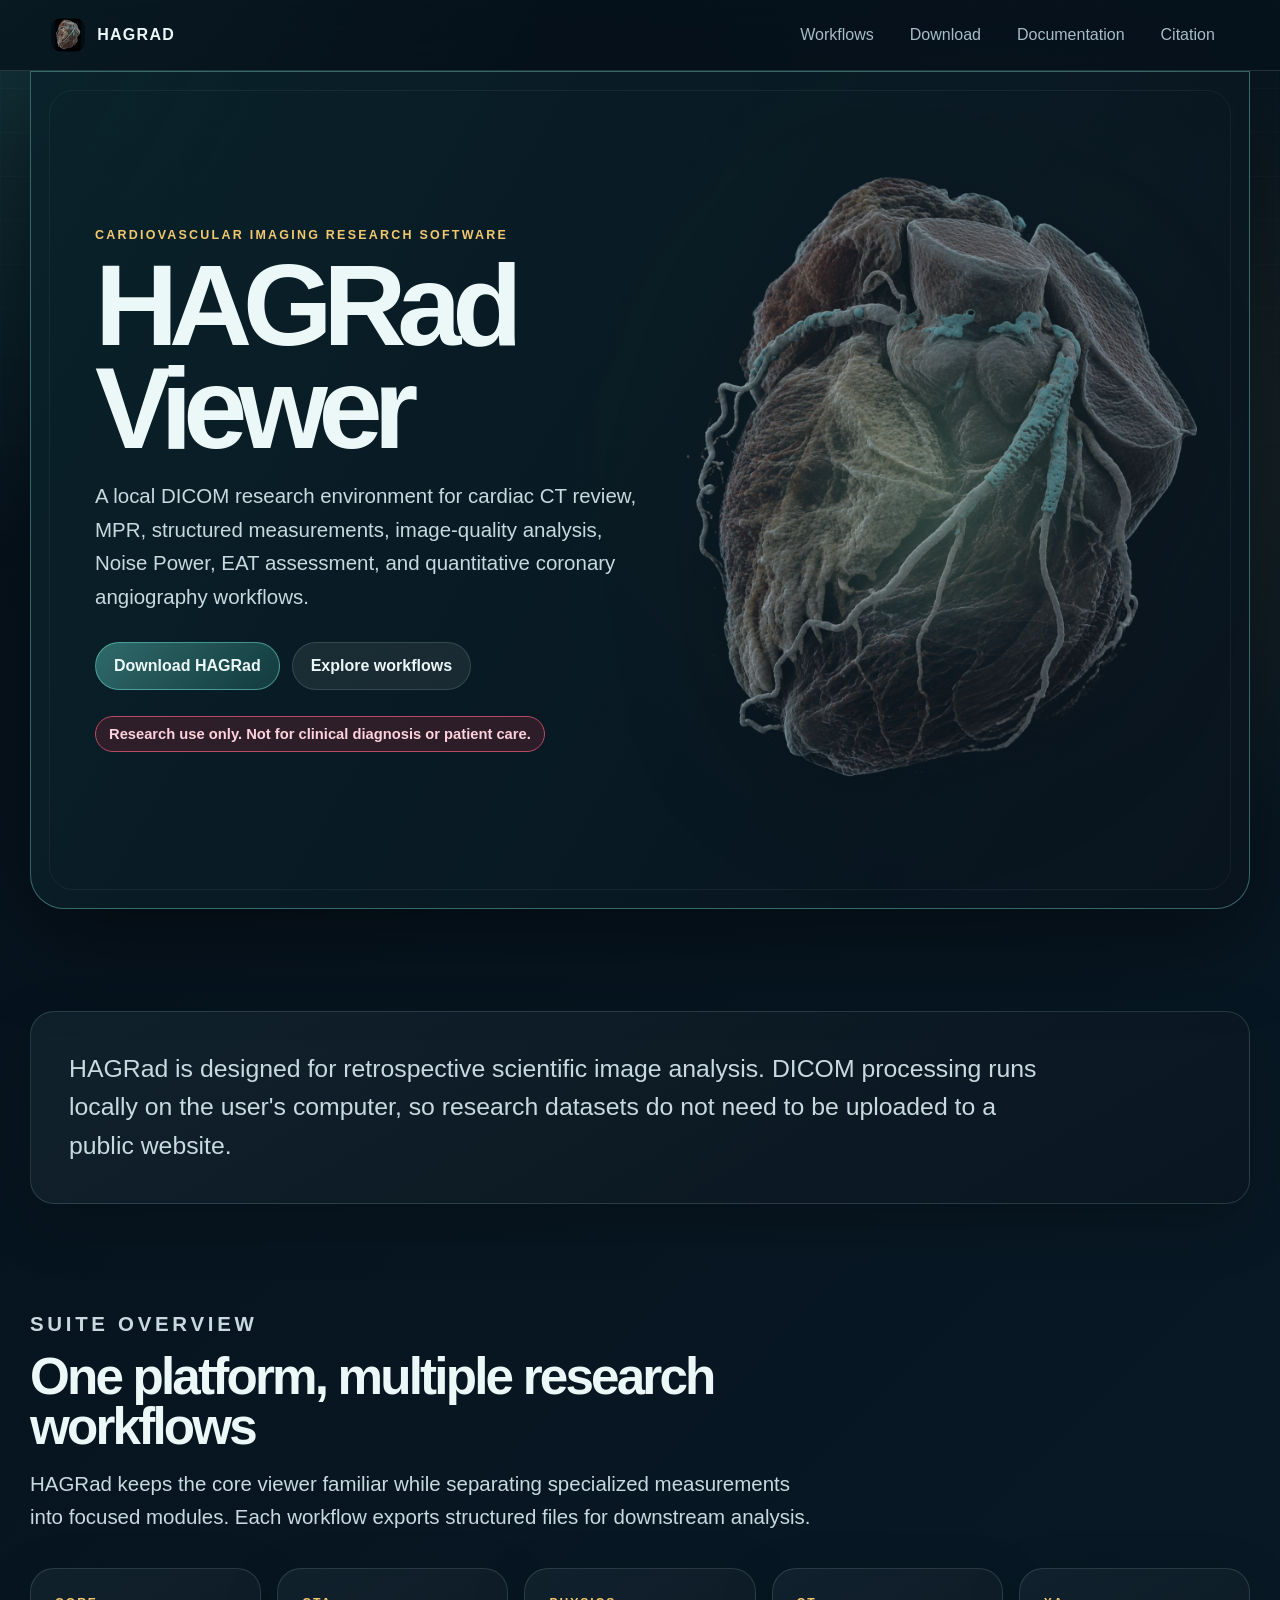
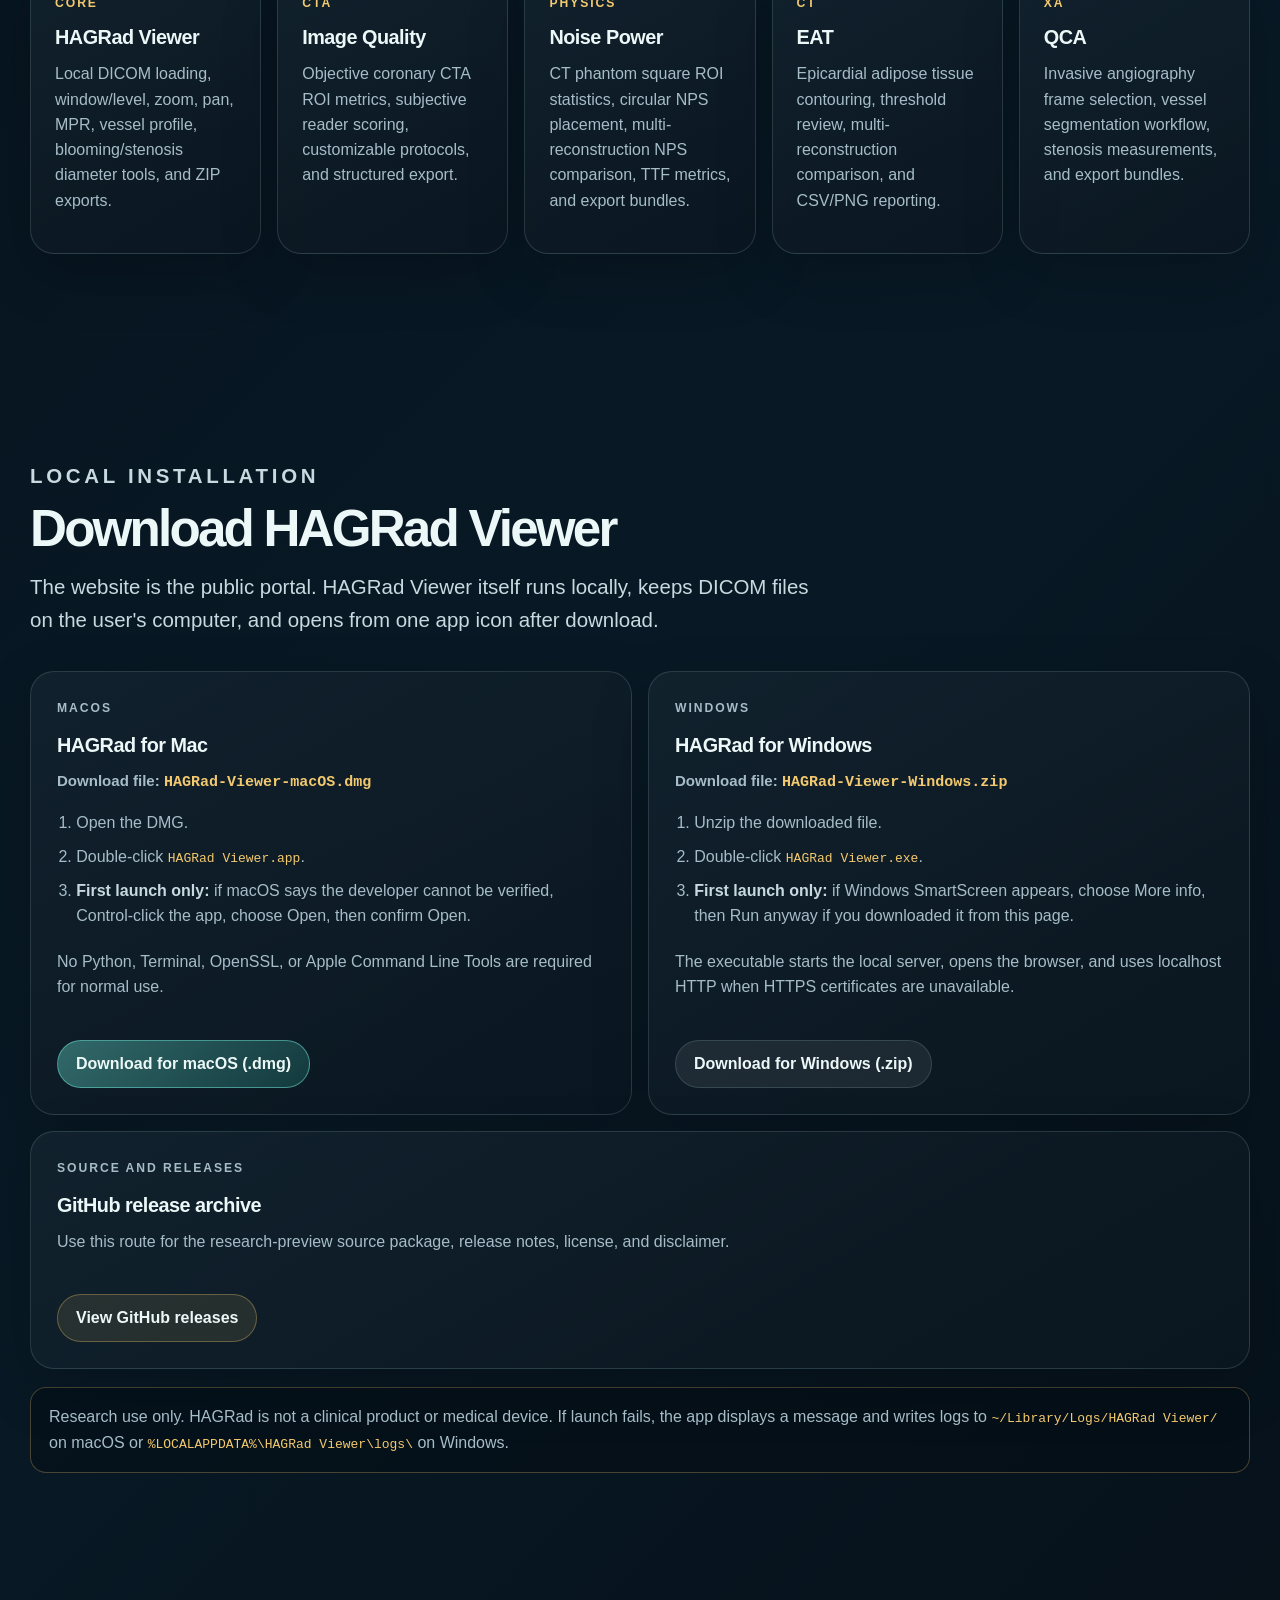
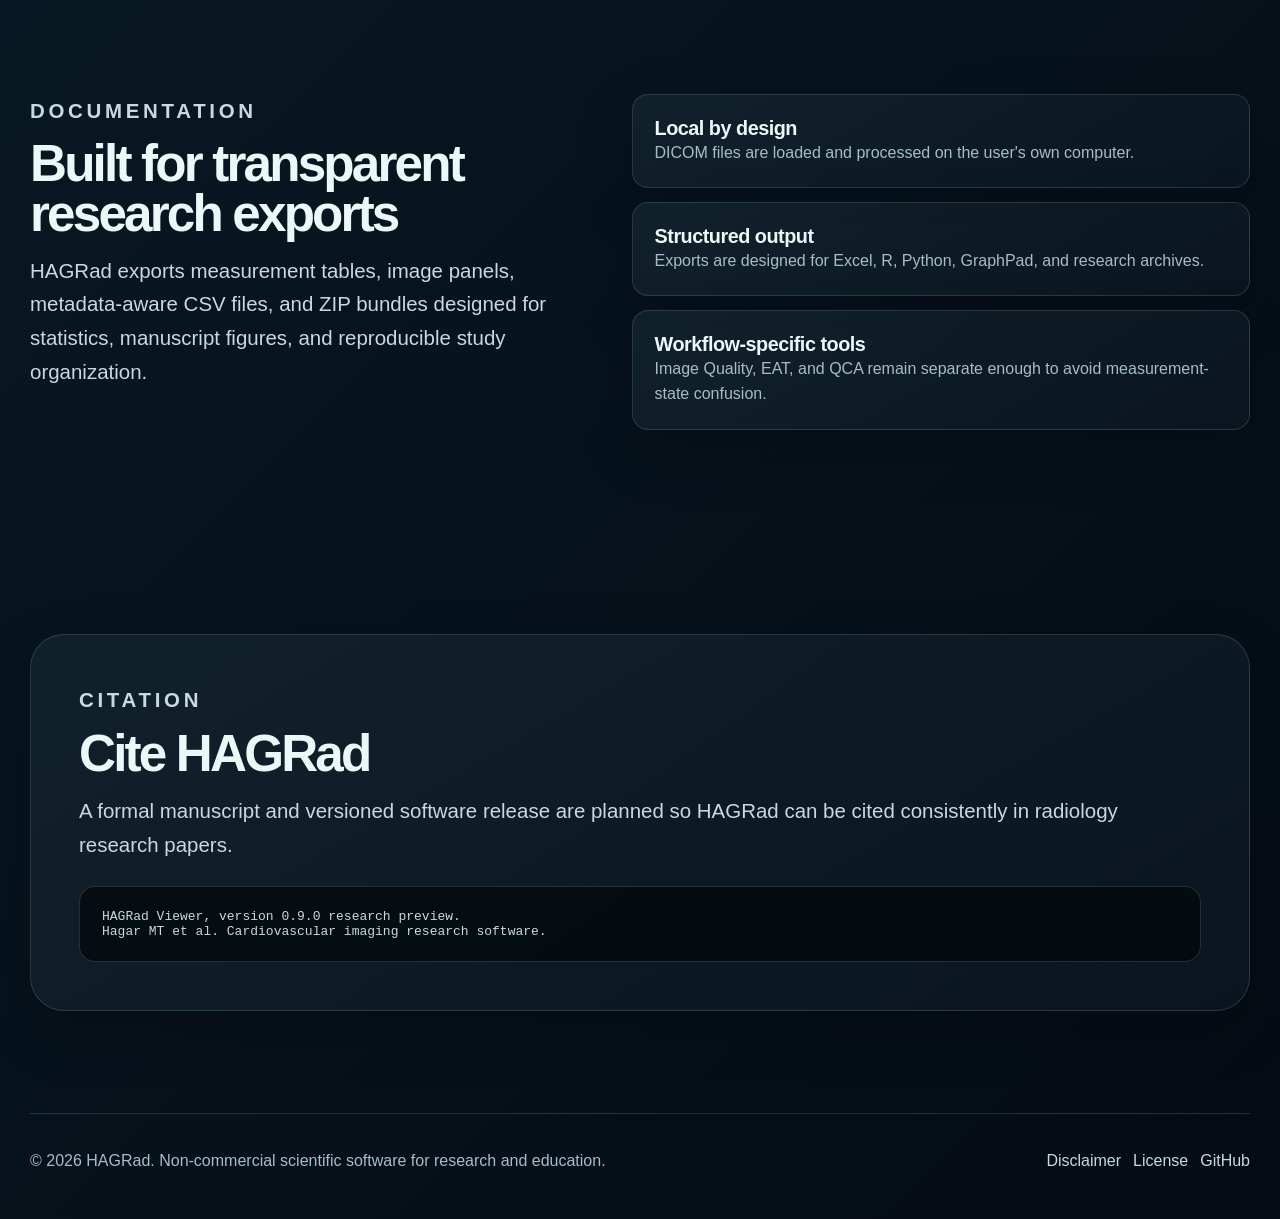
<file: website/index.html>
<!doctype html>
<html lang="en">
  <head>
    <meta charset="utf-8" />
    <meta name="viewport" content="width=device-width, initial-scale=1" />
    <meta
      name="description"
      content="HAGRad is a local research-use cardiovascular imaging platform for DICOM review, cardiac CT measurements, image-quality workflows, Noise Power, EAT analysis, and QCA prototyping."
    />
    <meta name="theme-color" content="#071724" />
    <title>HAGRad Viewer | Cardiovascular Imaging Research Platform</title>
    <link rel="icon" href="./assets/hagrad-heart-icon.png" type="image/png" />
    <link rel="stylesheet" href="./styles.css" />
  </head>
  <body>
    <header class="site-header" id="top">
      <nav class="nav-shell" aria-label="Primary navigation">
        <a class="brand-mark" href="#top" aria-label="HAGRad home">
          <img src="./assets/hagrad-heart-icon.png" alt="" />
          <span>HAGRad</span>
        </a>
        <div class="nav-links">
          <a href="#workflows">Workflows</a>
          <a href="#download">Download</a>
          <a href="#docs">Documentation</a>
          <a href="#citation">Citation</a>
        </div>
      </nav>
    </header>

    <main>
      <section class="hero">
        <div class="hero-copy">
          <p class="eyebrow">Cardiovascular imaging research software</p>
          <h1>HAGRad Viewer</h1>
          <p class="hero-lede">
            A local DICOM research environment for cardiac CT review, MPR, structured measurements,
            image-quality analysis, Noise Power, EAT assessment, and quantitative coronary angiography workflows.
          </p>
          <div class="hero-actions" aria-label="Primary download actions">
            <a class="button button-primary" href="#download">Download HAGRad</a>
            <a class="button button-secondary" href="#workflows">Explore workflows</a>
          </div>
          <p class="research-warning">Research use only. Not for clinical diagnosis or patient care.</p>
        </div>
        <div class="hero-art" aria-hidden="true">
          <img src="./assets/hagrad-brand-watermark.png" alt="" />
        </div>
      </section>

      <section class="section section-tight">
        <div class="statement-card">
          <p>
            HAGRad is designed for retrospective scientific image analysis. DICOM processing runs locally
            on the user's computer, so research datasets do not need to be uploaded to a public website.
          </p>
        </div>
      </section>

      <section class="section" id="workflows">
        <div class="section-heading">
          <p class="eyebrow">Suite overview</p>
          <h2>One platform, multiple research workflows</h2>
          <p>
            HAGRad keeps the core viewer familiar while separating specialized measurements into focused
            modules. Each workflow exports structured files for downstream analysis.
          </p>
        </div>
        <div class="workflow-grid">
          <article class="workflow-card">
            <span class="workflow-tag">Core</span>
            <h3>HAGRad Viewer</h3>
            <p>Local DICOM loading, window/level, zoom, pan, MPR, vessel profile, blooming/stenosis diameter tools, and ZIP exports.</p>
          </article>
          <article class="workflow-card">
            <span class="workflow-tag">CTA</span>
            <h3>Image Quality</h3>
            <p>Objective coronary CTA ROI metrics, subjective reader scoring, customizable protocols, and structured export.</p>
          </article>
          <article class="workflow-card">
            <span class="workflow-tag">Physics</span>
            <h3>Noise Power</h3>
            <p>CT phantom square ROI statistics, circular NPS placement, multi-reconstruction NPS comparison, TTF metrics, and export bundles.</p>
          </article>
          <article class="workflow-card">
            <span class="workflow-tag">CT</span>
            <h3>EAT</h3>
            <p>Epicardial adipose tissue contouring, threshold review, multi-reconstruction comparison, and CSV/PNG reporting.</p>
          </article>
          <article class="workflow-card">
            <span class="workflow-tag">XA</span>
            <h3>QCA</h3>
            <p>Invasive angiography frame selection, vessel segmentation workflow, stenosis measurements, and export bundles.</p>
          </article>
        </div>
      </section>

      <section class="section download-section" id="download">
        <div class="section-heading">
          <p class="eyebrow">Local installation</p>
          <h2>Download HAGRad Viewer</h2>
          <p>
            The website is the public portal. HAGRad Viewer itself runs locally, keeps DICOM files on
            the user's computer, and opens from one app icon after download.
          </p>
        </div>
        <div class="download-grid">
          <article class="download-card">
            <div>
              <p class="platform">macOS</p>
              <h3>HAGRad for Mac</h3>
              <p class="download-file">Download file: <code>HAGRad-Viewer-macOS.dmg</code></p>
              <ol class="download-steps">
                <li>Open the DMG.</li>
                <li>Double-click <code>HAGRad Viewer.app</code>.</li>
                <li><strong>First launch only:</strong> if macOS says the developer cannot be verified, Control-click the app, choose Open, then confirm Open.</li>
              </ol>
              <p>No Python, Terminal, OpenSSL, or Apple Command Line Tools are required for normal use.</p>
            </div>
            <a class="button button-primary download-button" data-download="macos" href="#">Download for macOS (.dmg)</a>
          </article>
          <article class="download-card">
            <div>
              <p class="platform">Windows</p>
              <h3>HAGRad for Windows</h3>
              <p class="download-file">Download file: <code>HAGRad-Viewer-Windows.zip</code></p>
              <ol class="download-steps">
                <li>Unzip the downloaded file.</li>
                <li>Double-click <code>HAGRad Viewer.exe</code>.</li>
                <li><strong>First launch only:</strong> if Windows SmartScreen appears, choose More info, then Run anyway if you downloaded it from this page.</li>
              </ol>
              <p>The executable starts the local server, opens the browser, and uses localhost HTTP when HTTPS certificates are unavailable.</p>
            </div>
            <a class="button button-secondary download-button" data-download="windows" href="#">Download for Windows (.zip)</a>
          </article>
          <article class="download-card download-card-wide">
            <div>
              <p class="platform">Source and releases</p>
              <h3>GitHub release archive</h3>
              <p>
                Use this route for the research-preview source package, release notes, license, and disclaimer.
              </p>
            </div>
            <a class="button button-ghost download-button" data-download="github" href="#">View GitHub releases</a>
          </article>
        </div>
        <p class="download-note">
          Research use only. HAGRad is not a clinical product or medical device. If launch fails, the
          app displays a message and writes logs to <code>~/Library/Logs/HAGRad Viewer/</code> on macOS
          or <code>%LOCALAPPDATA%\HAGRad Viewer\logs\</code> on Windows.
        </p>
      </section>

      <section class="section split-section" id="docs">
        <div>
          <p class="eyebrow">Documentation</p>
          <h2>Built for transparent research exports</h2>
          <p>
            HAGRad exports measurement tables, image panels, metadata-aware CSV files, and ZIP bundles designed for
            statistics, manuscript figures, and reproducible study organization.
          </p>
        </div>
        <div class="feature-list">
          <article>
            <h3>Local by design</h3>
            <p>DICOM files are loaded and processed on the user's own computer.</p>
          </article>
          <article>
            <h3>Structured output</h3>
            <p>Exports are designed for Excel, R, Python, GraphPad, and research archives.</p>
          </article>
          <article>
            <h3>Workflow-specific tools</h3>
            <p>Image Quality, EAT, and QCA remain separate enough to avoid measurement-state confusion.</p>
          </article>
        </div>
      </section>

      <section class="section citation-section" id="citation">
        <div class="citation-card">
          <p class="eyebrow">Citation</p>
          <h2>Cite HAGRad</h2>
          <p>
            A formal manuscript and versioned software release are planned so HAGRad can be cited consistently
            in radiology research papers.
          </p>
          <pre><code>HAGRad Viewer, version 0.9.0 research preview.
Hagar MT et al. Cardiovascular imaging research software.</code></pre>
        </div>
      </section>
    </main>

    <footer class="site-footer">
      <p>© <span id="current-year"></span> HAGRad. Non-commercial scientific software for research and education.</p>
      <div>
        <a href="../DISCLAIMER.md">Disclaimer</a>
        <a href="../LICENSE.md">License</a>
        <a href="https://github.com/mt-hagar">GitHub</a>
      </div>
    </footer>

    <script src="./site.js"></script>
  </body>
</html>
</file>
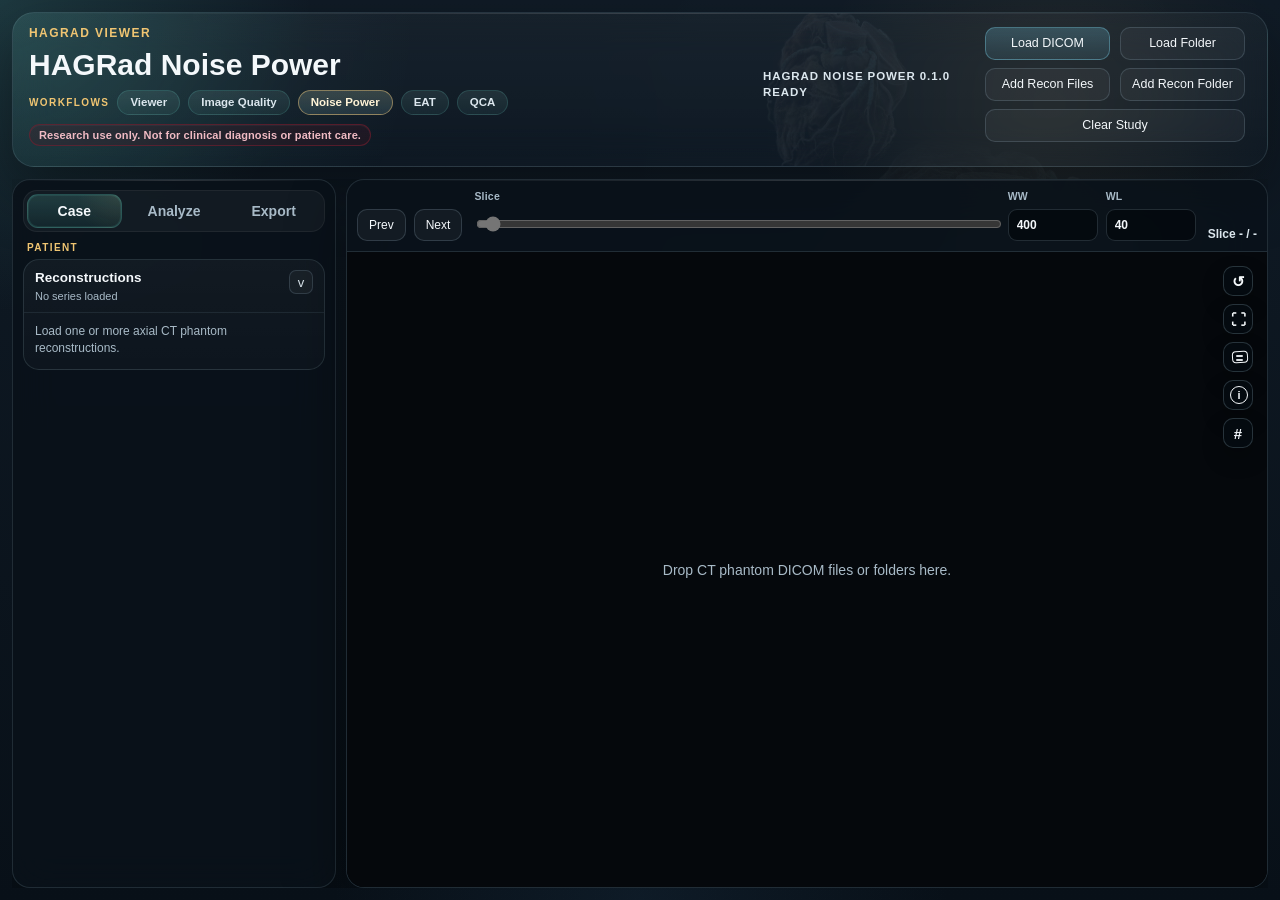
<file: src/noisepower/index.html>
<!doctype html>
<html lang="en">
  <head>
    <meta charset="utf-8" />
    <meta name="viewport" content="width=device-width, initial-scale=1" />
    <title>HAGRad Noise Power</title>
    <link rel="stylesheet" href="/src/noisepower/noisepower.css?v=20260524-weight" />
    <link rel="stylesheet" href="/src/shared/hagrad-shell.css?v=20260523-file-inputs" />
  </head>
  <body>
    <main class="app noise-power-app">
      <header class="hero shell-card">
        <div class="hero-copy">
          <p class="eyebrow">HAGRad Viewer</p>
          <h1>HAGRad Noise Power</h1>
          <nav class="hero-workflow-switcher" aria-label="HAGRad workflow apps">
            <span class="workflow-switcher-label">Workflows</span>
            <a
              class="workflow-switcher-link"
              href="/src/viewer.html"
              data-help="Main DICOM research viewer with presentation, MPR, annotation, and export tools."
            >
              Viewer
            </a>
            <a
              class="workflow-switcher-link"
              href="/src/ccta-iq/index.html"
              data-help="Objective and subjective coronary CTA image-quality analysis."
            >
              Image Quality
            </a>
            <a
              class="workflow-switcher-link is-active"
              href="/src/noisepower/index.html"
              aria-current="page"
              data-help="CT phantom square ROI, TTF, and noise power spectrum workflow."
            >
              Noise Power
            </a>
            <a
              class="workflow-switcher-link"
              href="/src/eat.html"
              data-help="Epicardial adipose tissue workflow for CT-based EAT analysis."
            >
              EAT
            </a>
            <a
              class="workflow-switcher-link"
              href="/src/qca/index.html"
              data-help="Quantitative coronary angiography workflow for invasive angiography frames."
            >
              QCA
            </a>
          </nav>
          <p class="research-disclaimer">Research use only. Not for clinical diagnosis or patient care.</p>
        </div>

        <div class="hero-actions">
          <div class="status-pill" id="np-status-pill">Ready for CT phantom DICOM</div>
          <div class="hero-control-stack">
            <div class="hero-load-row">
              <label class="button primary" for="np-dicom-input">Load DICOM</label>
              <label class="button secondary" for="np-folder-input">Load Folder</label>
            </div>
            <input id="np-dicom-input" type="file" multiple accept=".dcm,.dicom,application/dicom" />
            <input id="np-folder-input" type="file" multiple webkitdirectory directory accept=".dcm,.dicom,application/dicom" />
            <div class="hero-load-row">
              <label class="button secondary" for="np-add-input">Add Recon Files</label>
              <label class="button secondary" for="np-add-folder-input">Add Recon Folder</label>
            </div>
            <input id="np-add-input" type="file" multiple accept=".dcm,.dicom,application/dicom" />
            <input id="np-add-folder-input" type="file" multiple webkitdirectory directory accept=".dcm,.dicom,application/dicom" />
            <button id="np-clear-button" class="button secondary" type="button">Clear Study</button>
          </div>
        </div>
      </header>

      <section class="workspace">
        <aside class="sidebar shell-card">
          <div class="sidebar-tabs np-sidebar-tabs" role="tablist" aria-label="Noise Power sidebar sections">
            <button class="sidebar-tab is-active" data-np-sidebar-tab="case" type="button" role="tab" aria-selected="true">Case</button>
            <button class="sidebar-tab" data-np-sidebar-tab="analyze" type="button" role="tab" aria-selected="false">Analyze</button>
            <button class="sidebar-tab" data-np-sidebar-tab="export" type="button" role="tab" aria-selected="false">Export</button>
          </div>

          <div id="np-sidebar-case" class="sidebar-category" data-np-sidebar-panel="case">Patient</div>

          <section class="sidebar-section" data-np-sidebar-panel="case">
            <div class="section-header">
              <div>
                <h2>Reconstructions</h2>
                <p class="section-note" id="np-study-note">No series loaded</p>
              </div>
            </div>
            <div class="section-body">
              <div id="np-recon-list" class="recon-list">
                <p class="empty-copy">Load one or more axial CT phantom reconstructions.</p>
              </div>
            </div>
          </section>

          <div class="sidebar-category" data-np-sidebar-panel="analyze" hidden>Tools</div>

          <section class="sidebar-section" data-np-sidebar-panel="analyze" hidden>
            <div class="section-header">
              <div>
                <h2>Tools</h2>
                <p class="section-note">Esc selects. Cmd/Ctrl + wheel zooms. Middle drag pans. Right drag scrolls.</p>
              </div>
            </div>
            <div class="section-body">
              <div class="tool-grid">
                <button class="tool-button is-active" data-tool="select" type="button">Select</button>
                <button class="tool-button" data-tool="windowLevel" type="button">WW/WL</button>
                <button class="tool-button" data-tool="pan" type="button">Pan</button>
                <button class="tool-button" data-tool="zoom" type="button">Zoom</button>
                <button class="tool-button" data-tool="noiseSquare" type="button">TTF Square ROI</button>
                <button class="tool-button" data-tool="noiseCircle" type="button">Noise Power Circle</button>
              </div>
            </div>
          </section>

          <div id="np-sidebar-analysis" class="sidebar-category" data-np-sidebar-panel="analyze" hidden>Analysis</div>

          <section class="sidebar-section" data-np-sidebar-panel="analyze" hidden>
            <div class="section-header">
              <div>
                <h2>TTF Square ROI</h2>
                <p class="section-note">Click-drag an exact square for HU profiles and TTFxy edge response.</p>
              </div>
            </div>
            <div class="section-body">
              <div class="inline-actions">
                <button id="np-duplicate-button" class="button tertiary" type="button">Duplicate</button>
                <button id="np-delete-button" class="button tertiary" type="button">Delete</button>
              </div>
              <div id="np-object-list" class="object-list">
                <p class="empty-copy">ROIs and circles appear here.</p>
              </div>
            </div>
          </section>

          <div class="sidebar-category" data-np-sidebar-panel="analyze" hidden>Noise Power</div>

          <section class="sidebar-section" data-np-sidebar-panel="analyze" hidden>
            <div class="section-header">
              <div>
                <h2>Noise Power Circle</h2>
                <p class="section-note">Circle organizes square NPS ROIs. It is not itself the NPS source.</p>
              </div>
            </div>
            <div class="section-body">
              <div class="numeric-grid">
                <label class="number-field">
                  <span>NPS ROI Edge</span>
                  <select id="np-nps-edge">
                    <option value="32">32 px</option>
                    <option value="64" selected>64 px</option>
                    <option value="128">128 px</option>
                  </select>
                </label>
                <label class="number-field">
                  <span>Peripheral ROIs</span>
                  <select id="np-nps-peripheral">
                    <option value="4" selected>4</option>
                    <option value="8">8</option>
                    <option value="12">12</option>
                    <option value="16">16</option>
                    <option value="24">24</option>
                    <option value="32">32</option>
                    <option value="36">36</option>
                    <option value="42">42</option>
                  </select>
                </label>
              </div>
              <label class="checkbox-row">
                <input id="np-nps-center" type="checkbox" checked />
                <span>Include center square</span>
              </label>
              <label class="checkbox-row">
                <input id="np-nps-detrend" type="checkbox" />
                <span>Plane detrend before FFT</span>
              </label>
              <label class="checkbox-row">
                <input id="np-show-nps-labels" type="checkbox" />
                <span>Show NPS square labels</span>
              </label>
              <button id="np-add-nps-set-circle-button" class="button tertiary wide" type="button">Add Circle To Same NPS Set</button>
              <button id="np-generate-nps-button" class="button secondary wide" type="button">Generate Squares For Selected Circle</button>
              <div id="np-nps-summary" class="analysis-summary compact-summary">
                <p class="empty-copy">No NPS circle selected.</p>
              </div>
            </div>
          </section>

          <div class="sidebar-standalone-action" data-np-sidebar-panel="analyze" aria-label="Shared analysis actions" hidden>
            <button id="np-copy-to-all-button" class="button secondary wide" type="button">Copy To All Recons</button>
          </div>

          <section class="sidebar-section" data-np-sidebar-panel="analyze" hidden>
            <div class="section-header">
              <div>
                <h2>Selected Object</h2>
                <p class="section-note" id="np-selection-note">Nothing selected</p>
              </div>
            </div>
            <div class="section-body">
              <div id="np-selection-detail" class="detail-shell">
                <p class="empty-copy">Right-click an overlay or choose an item from the list.</p>
              </div>
            </div>
          </section>

          <div id="np-sidebar-export" class="sidebar-category" data-np-sidebar-panel="export" hidden>Export</div>

          <section class="sidebar-section" data-np-sidebar-panel="export" hidden>
            <div class="section-header">
              <div>
                <h2>Export</h2>
                <p class="section-note">Copy geometry to all reconstructions, then export a reproducible ZIP.</p>
              </div>
            </div>
            <div class="section-body">
              <label class="number-field">
                <span>Study / Research ID</span>
                <input id="np-research-id" type="text" placeholder="phantom_noise_2026" />
              </label>
              <label class="number-field">
                <span>Patient / Study ID</span>
                <input id="np-patient-id" type="text" placeholder="case_001" />
              </label>
              <label class="number-field">
                <span>Export Scope</span>
                <select id="np-export-scope">
                  <option value="all">All reconstructions</option>
                  <option value="active">Selected reconstruction only</option>
                </select>
              </label>
              <button id="np-export-button" class="button primary wide" type="button">Export Noise Power ZIP</button>
              <button id="np-print-report-button" class="button secondary wide" type="button">Print PDF Report</button>
            </div>
          </section>
        </aside>

        <section class="viewport-shell shell-card">
          <section id="np-viewer-page" class="workspace-page viewer-page" role="region" aria-label="Noise Power viewer">
            <div class="viewport-toolbar">
              <div class="toolbar-group">
                <button id="np-prev-slice" class="button tertiary" type="button">Prev</button>
                <button id="np-next-slice" class="button tertiary" type="button">Next</button>
              </div>
              <div class="toolbar-sliders">
                <label class="slider-field">
                  <span>Slice</span>
                  <input id="np-slice-slider" type="range" min="0" max="0" value="0" />
                </label>
                <label class="slider-field small">
                  <span>WW</span>
                  <input id="np-window-width" type="number" step="1" value="400" />
                </label>
                <label class="slider-field small">
                  <span>WL</span>
                  <input id="np-window-center" type="number" step="1" value="40" />
                </label>
              </div>
              <div class="toolbar-readout" id="np-readout">Slice 1 / 1</div>
            </div>

            <div id="np-dropzone" class="viewport-stage">
              <canvas id="np-canvas" width="1200" height="900"></canvas>
              <div class="viewport-mini-actions">
                <button id="np-reset-wl-button" class="viewport-mini-button" type="button" aria-label="Reset window/level" title="Reset window/level">↺</button>
                <button id="np-fit-button" class="viewport-mini-button" type="button" aria-label="Reset zoom and center" title="Reset zoom and center">⛶</button>
                <button id="np-label-toggle-button" class="viewport-mini-button" type="button" aria-label="Show ROI labels" title="Show ROI labels"><span class="viewport-label-icon" aria-hidden="true"></span></button>
                <button id="np-dicom-toggle-button" class="viewport-mini-button" type="button" aria-label="Toggle DICOM information" title="Toggle DICOM information"><span class="viewport-info-icon" aria-hidden="true">i</span></button>
                <button id="np-grid-toggle-button" class="viewport-mini-button grid-toggle" type="button" aria-label="Toggle source-image grid overlay" title="Toggle source-image grid overlay">#</button>
              </div>
              <div id="np-dicom-overlay" class="dicom-info-overlay" hidden></div>
              <div id="np-overlay-note" class="overlay-note">Drop CT phantom DICOM files or folders here.</div>
            </div>
          </section>

          <section id="np-analysis-page" class="workspace-page analysis-page" role="region" aria-label="Noise Power analysis" hidden>
            <section class="analysis-panel">
              <div class="analysis-header">
                <div>
                  <h2>Noise Analysis</h2>
                  <p class="section-note" id="np-analysis-note">Place a square ROI or NPS circle to begin.</p>
                </div>
              </div>
              <article class="analysis-card">
                <div class="analysis-card-header">
                  <div>
                    <h3>Series Controls</h3>
                    <p class="section-note">Rename curves, pick colors, and hide noisy overlays without changing the source data.</p>
                  </div>
                </div>
                <div id="np-series-controls" class="series-controls">
                  <p class="empty-copy">Generate or copy NPS circles to populate plot series.</p>
                </div>
              </article>
              <div id="np-analysis-grid" class="analysis-grid">
                <article id="np-ttf-profile-card" class="analysis-card">
                  <div class="analysis-card-header">
                    <div>
                      <h3>TTF Square ROI Profiles</h3>
                      <p class="section-note">Center profiles overlay matching TTF square ROIs across copied reconstructions.</p>
                    </div>
                  </div>
                  <div id="np-profile-series-controls" class="series-controls profile-series-controls">
                    <p class="empty-copy">Copy a TTF square ROI across reconstructions to compare profiles.</p>
                  </div>
                  <canvas id="np-profile-canvas" class="analysis-canvas" width="640" height="220"></canvas>
                  <canvas id="np-histogram-canvas" class="analysis-canvas short" width="640" height="180"></canvas>
                </article>
                <article id="np-ttf-edge-card" class="analysis-card">
                  <div class="analysis-card-header">
                    <div>
                      <h3>TTFxy Edge Response</h3>
                      <p class="section-note">TTF square ROI must span an insert or material edge. Homogeneous noise ROIs are marked invalid.</p>
                    </div>
                  </div>
                  <canvas id="np-ttf-esf-canvas" class="analysis-canvas short" width="640" height="180"></canvas>
                  <canvas id="np-ttf-curve-canvas" class="analysis-canvas" width="640" height="220"></canvas>
                </article>
                <article id="np-nps-analysis-card" class="analysis-card nps-analysis-card">
                  <div class="analysis-card-header">
                    <div>
                      <h3>NPS</h3>
                      <p class="section-note">2D NPS, radial NPS, normalized NPS, and cumulative power.</p>
                    </div>
                    <label class="nps-heatmap-picker" for="np-nps-heatmap-select">
                      <span>Heatmap</span>
                      <select id="np-nps-heatmap-select" aria-label="Select reconstruction for 2D NPS heatmap"></select>
                    </label>
                  </div>
                  <div id="np-nps-analysis-status" class="analysis-status-note">
                    Select or generate a Noise Power circle to review NPS curves.
                  </div>
                  <div class="nps-canvas-grid">
                    <canvas id="np-nps-heatmap-canvas" class="analysis-canvas square" width="320" height="320"></canvas>
                    <canvas id="np-nps-curve-canvas" class="analysis-canvas" width="620" height="220"></canvas>
                    <canvas id="np-nps-normalized-canvas" class="analysis-canvas" width="620" height="220"></canvas>
                    <canvas id="np-nps-cumulative-canvas" class="analysis-canvas" width="620" height="220"></canvas>
                  </div>
                </article>
              </div>
              <article class="analysis-card comparison-card">
                <div class="analysis-card-header">
                  <div>
                    <h3>Reconstruction Comparison</h3>
                    <p class="section-note">Paper-oriented NPS and square ROI metrics across reconstructions.</p>
                  </div>
                </div>
                <canvas id="np-comparison-canvas" class="analysis-canvas" width="980" height="260"></canvas>
                <div id="np-comparison-table" class="comparison-table"></div>
              </article>
              <article class="analysis-card report-card">
                <div class="analysis-card-header">
                  <div>
                    <h3>Paper Table</h3>
                    <p class="section-note">Core values to report when comparing reconstruction kernels, strengths, or dose settings.</p>
                  </div>
                </div>
                <div id="np-report-table" class="comparison-table report-table"></div>
              </article>
            </section>
          </section>
        </section>
      </section>
    </main>

    <div id="np-context-menu" class="context-menu" hidden role="menu" aria-label="Noise Power object actions">
      <button type="button" data-menu-action="rename">Rename</button>
      <button type="button" data-menu-action="duplicate">Duplicate</button>
      <button type="button" data-menu-action="copy">Copy To All Recons</button>
      <button type="button" data-menu-action="generate-nps">Generate NPS Squares</button>
      <button type="button" data-menu-action="delete">Delete</button>
    </div>

    <script src="/vendor/cornerstone.min.js"></script>
    <script src="/vendor/dicomParser.min.js"></script>
    <script src="/vendor/cornerstoneWADOImageLoaderNoWebWorkers.bundle.min.js"></script>
    <script src="/src/shared/hagrad-core.js"></script>
    <script src="/src/shared/hagrad-dicom.js"></script>
    <script src="/src/shared/hagrad-zip.js"></script>
    <script src="/src/shared/hagrad-xlsx-export.js?v=20260926-real-xlsx"></script>
    <script src="/src/noisepower/noisepower-core.js?v=20260525-sidebar-tabs"></script>
    <script src="/src/noisepower/noisepower-export.js?v=20260525-sidebar-tabs"></script>
    <script src="/src/noisepower/noisepower.js?v=20260525-sidebar-tabs"></script>
    <script src="/src/shared/hagrad-workflow-switcher.js?v=20260525-sidebar-tabs"></script>
  </body>
</html>
</file>
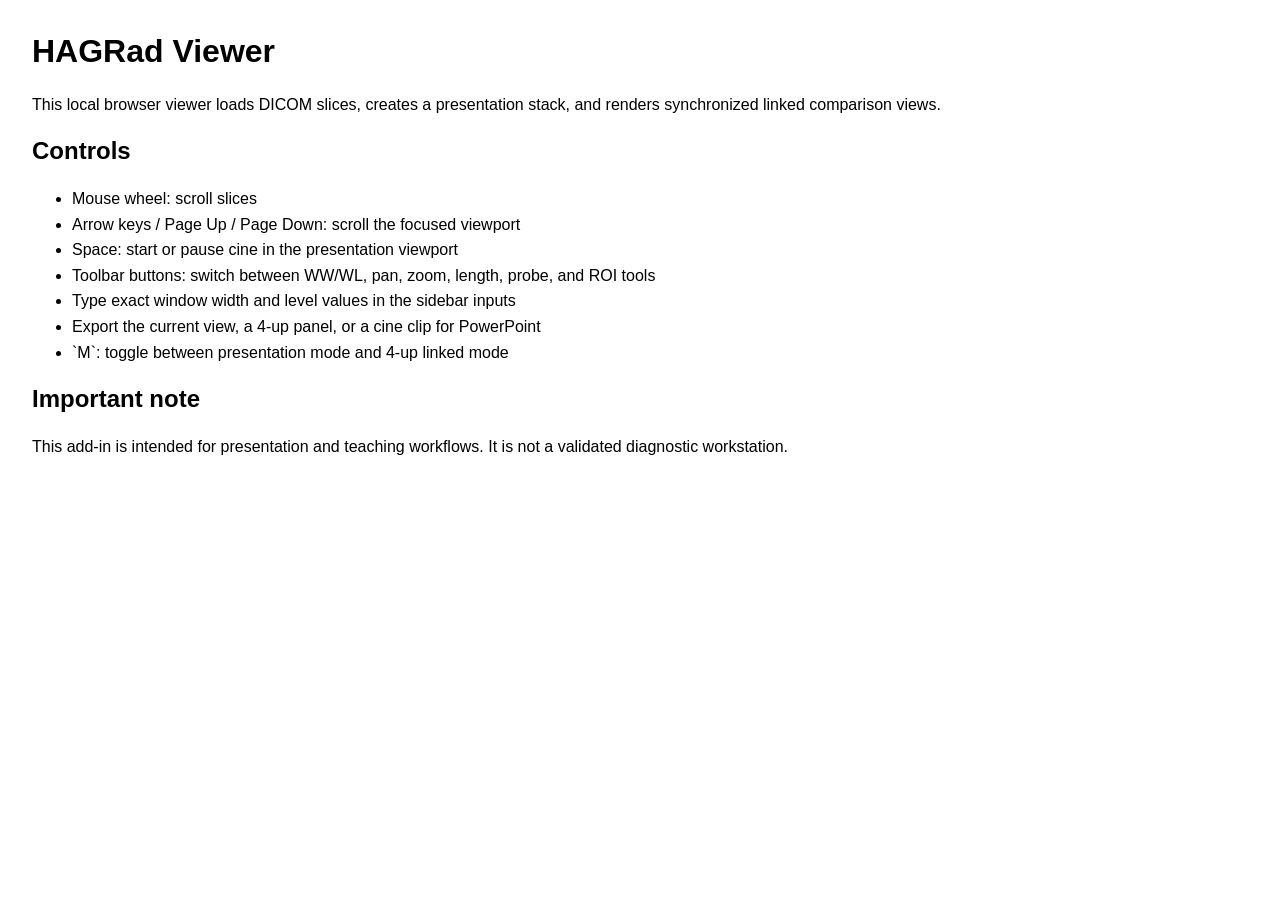
<file: help.html>
<!doctype html>
<html lang="en">
  <head>
    <meta charset="utf-8" />
    <meta name="viewport" content="width=device-width, initial-scale=1" />
    <title>HAGRad Viewer Help</title>
    <style>
      body {
        font-family: "Segoe UI", sans-serif;
        margin: 2rem;
        line-height: 1.6;
      }

      h1,
      h2 {
        line-height: 1.2;
      }
    </style>
  </head>
  <body>
    <h1>HAGRad Viewer</h1>
    <p>
      This local browser viewer loads DICOM slices, creates a presentation stack, and renders
      synchronized linked comparison views.
    </p>

    <h2>Controls</h2>
    <ul>
      <li>Mouse wheel: scroll slices</li>
      <li>Arrow keys / Page Up / Page Down: scroll the focused viewport</li>
      <li>Space: start or pause cine in the presentation viewport</li>
      <li>Toolbar buttons: switch between WW/WL, pan, zoom, length, probe, and ROI tools</li>
      <li>Type exact window width and level values in the sidebar inputs</li>
      <li>Export the current view, a 4-up panel, or a cine clip for PowerPoint</li>
      <li>`M`: toggle between presentation mode and 4-up linked mode</li>
    </ul>

    <h2>Important note</h2>
    <p>
      This add-in is intended for presentation and teaching workflows. It is not a validated
      diagnostic workstation.
    </p>
  </body>
  </html>
</file>
<file: website/styles.css>
:root {
  color-scheme: dark;
  --bg: #06111b;
  --bg-elevated: #0d1b26;
  --bg-card: rgba(15, 29, 39, 0.78);
  --line: rgba(164, 205, 205, 0.18);
  --line-strong: rgba(117, 211, 203, 0.42);
  --text: #ecf7f7;
  --muted: #a6bdc8;
  --muted-strong: #c8d9df;
  --teal: #66d5c8;
  --teal-deep: #143e41;
  --gold: #f3c96f;
  --bordeaux: #6f2433;
  --bordeaux-line: #b94a63;
  --shadow: 0 32px 90px rgba(0, 0, 0, 0.42);
  --radius-xl: 34px;
  --radius-lg: 24px;
  --radius-md: 16px;
  font-family: "Avenir Next", "Aptos", "Trebuchet MS", sans-serif;
}

* {
  box-sizing: border-box;
}

html {
  scroll-behavior: smooth;
}

body {
  min-width: 320px;
  margin: 0;
  background:
    radial-gradient(circle at top left, rgba(80, 211, 196, 0.17), transparent 34rem),
    radial-gradient(circle at 78% 10%, rgba(243, 201, 111, 0.12), transparent 30rem),
    linear-gradient(135deg, #06111b 0%, #081925 52%, #050b12 100%);
  color: var(--text);
}

body::before {
  position: fixed;
  inset: 0;
  pointer-events: none;
  content: "";
  background-image:
    linear-gradient(rgba(255, 255, 255, 0.025) 1px, transparent 1px),
    linear-gradient(90deg, rgba(255, 255, 255, 0.018) 1px, transparent 1px);
  background-size: 44px 44px;
  mask-image: linear-gradient(to bottom, black, transparent 88%);
}

a {
  color: inherit;
}

code {
  color: var(--gold);
}

.site-header {
  position: sticky;
  top: 0;
  z-index: 20;
  padding: 16px clamp(16px, 4vw, 54px);
  backdrop-filter: blur(22px);
  background: rgba(6, 17, 27, 0.72);
  border-bottom: 1px solid var(--line);
}

.nav-shell {
  display: flex;
  align-items: center;
  justify-content: space-between;
  max-width: 1220px;
  margin: 0 auto;
  gap: 22px;
}

.brand-mark,
.nav-links {
  display: flex;
  align-items: center;
}

.brand-mark {
  gap: 12px;
  text-decoration: none;
  font-weight: 800;
  letter-spacing: 0.08em;
  text-transform: uppercase;
}

.brand-mark img {
  width: 34px;
  height: 34px;
  border-radius: 10px;
}

.nav-links {
  gap: 8px;
  flex-wrap: wrap;
  justify-content: flex-end;
}

.nav-links a {
  padding: 9px 13px;
  color: var(--muted);
  text-decoration: none;
  border: 1px solid transparent;
  border-radius: 999px;
  transition: color 160ms ease, border-color 160ms ease, background 160ms ease;
}

.nav-links a:hover,
.nav-links a:focus-visible {
  color: var(--text);
  border-color: var(--line-strong);
  background: rgba(102, 213, 200, 0.08);
  outline: none;
}

.hero,
.section,
.site-footer {
  width: min(1220px, calc(100% - 32px));
  margin: 0 auto;
}

.hero {
  position: relative;
  display: grid;
  grid-template-columns: minmax(0, 1.05fr) minmax(300px, 0.95fr);
  min-height: 680px;
  align-items: center;
  gap: 42px;
  padding: clamp(42px, 8vw, 92px) clamp(20px, 5vw, 70px);
  overflow: hidden;
  border: 1px solid var(--line-strong);
  border-radius: 0 0 var(--radius-xl) var(--radius-xl);
  background:
    linear-gradient(120deg, rgba(10, 34, 42, 0.96), rgba(9, 19, 30, 0.86)),
    radial-gradient(circle at 72% 42%, rgba(243, 201, 111, 0.14), transparent 24rem);
  box-shadow: var(--shadow);
}

.hero::after {
  position: absolute;
  inset: 18px;
  pointer-events: none;
  content: "";
  border: 1px solid rgba(255, 255, 255, 0.05);
  border-radius: calc(var(--radius-xl) - 10px);
}

.hero-copy {
  position: relative;
  z-index: 2;
}

.eyebrow {
  margin: 0 0 12px;
  color: var(--gold);
  font-size: 0.78rem;
  font-weight: 800;
  letter-spacing: 0.18em;
  text-transform: uppercase;
}

h1,
h2,
h3,
p {
  margin-top: 0;
}

h1 {
  max-width: 780px;
  margin-bottom: 18px;
  font-size: clamp(4.1rem, 9vw, 8.4rem);
  line-height: 0.9;
  letter-spacing: -0.08em;
}

h2 {
  margin-bottom: 16px;
  font-size: clamp(2rem, 4vw, 3.9rem);
  line-height: 0.96;
  letter-spacing: -0.055em;
}

h3 {
  margin-bottom: 12px;
  font-size: 1.24rem;
  letter-spacing: -0.025em;
}

.hero-lede,
.section-heading p,
.split-section > div > p,
.citation-card p {
  color: var(--muted-strong);
  font-size: clamp(1.05rem, 1.6vw, 1.28rem);
  line-height: 1.65;
}

.hero-lede {
  max-width: 760px;
  margin-bottom: 28px;
}

.hero-actions,
.site-footer div {
  display: flex;
  flex-wrap: wrap;
  gap: 12px;
}

.button {
  display: inline-flex;
  align-items: center;
  justify-content: center;
  min-height: 48px;
  padding: 13px 18px;
  color: var(--text);
  font-weight: 800;
  text-decoration: none;
  border: 1px solid var(--line);
  border-radius: 999px;
  transition: transform 160ms ease, border-color 160ms ease, background 160ms ease, box-shadow 160ms ease;
}

.button:hover,
.button:focus-visible {
  transform: translateY(-1px);
  border-color: var(--line-strong);
  outline: none;
  box-shadow: 0 16px 36px rgba(0, 0, 0, 0.24);
}

.button-primary {
  background: linear-gradient(135deg, rgba(102, 213, 200, 0.42), rgba(20, 62, 65, 0.92));
  border-color: rgba(102, 213, 200, 0.56);
}

.button-secondary {
  background: rgba(255, 255, 255, 0.07);
}

.button-ghost {
  background: rgba(243, 201, 111, 0.1);
  border-color: rgba(243, 201, 111, 0.32);
}

.research-warning {
  display: inline-flex;
  max-width: 580px;
  margin: 26px 0 0;
  padding: 9px 13px;
  color: #ffd2dc;
  font-size: 0.92rem;
  font-weight: 800;
  background: rgba(111, 36, 51, 0.35);
  border: 1px solid var(--bordeaux-line);
  border-radius: 999px;
}

.hero-art {
  position: relative;
  z-index: 1;
  display: grid;
  place-items: center;
  min-height: 480px;
}

.hero-art::before {
  position: absolute;
  width: min(480px, 80vw);
  aspect-ratio: 1;
  content: "";
  border-radius: 50%;
  background:
    radial-gradient(circle, rgba(102, 213, 200, 0.18), transparent 58%),
    radial-gradient(circle, rgba(243, 201, 111, 0.12), transparent 46%);
  filter: blur(18px);
}

.hero-art img {
  position: relative;
  width: min(510px, 82vw);
  opacity: 0.62;
  mix-blend-mode: screen;
  filter: drop-shadow(0 28px 50px rgba(0, 0, 0, 0.4));
}

.section {
  padding: clamp(56px, 8vw, 104px) 0;
}

.section-tight {
  padding-bottom: 0;
}

.statement-card,
.workflow-card,
.download-card,
.feature-list article,
.citation-card {
  background:
    linear-gradient(150deg, rgba(18, 34, 45, 0.88), rgba(10, 21, 31, 0.88)),
    rgba(255, 255, 255, 0.03);
  border: 1px solid var(--line);
  box-shadow: 0 20px 58px rgba(0, 0, 0, 0.2);
}

.statement-card {
  padding: clamp(22px, 4vw, 38px);
  border-radius: var(--radius-lg);
}

.statement-card p {
  max-width: 980px;
  margin-bottom: 0;
  color: var(--muted-strong);
  font-size: clamp(1.1rem, 2vw, 1.55rem);
  line-height: 1.55;
}

.section-heading {
  max-width: 790px;
  margin-bottom: 34px;
}

.workflow-grid,
.download-grid {
  display: grid;
  grid-template-columns: repeat(auto-fit, minmax(210px, 1fr));
  gap: 16px;
}

.workflow-card,
.download-card {
  border-radius: var(--radius-lg);
}

.workflow-card {
  min-height: 245px;
  padding: 24px;
}

.workflow-card p,
.download-card p,
.feature-list p,
.site-footer {
  color: var(--muted);
  line-height: 1.58;
}

.workflow-tag,
.platform {
  display: inline-flex;
  margin-bottom: 16px;
  color: var(--gold);
  font-size: 0.76rem;
  font-weight: 900;
  letter-spacing: 0.16em;
  text-transform: uppercase;
}

.download-section {
  position: relative;
}

.download-grid {
  grid-template-columns: repeat(2, minmax(0, 1fr));
}

.download-card {
  display: flex;
  flex-direction: column;
  justify-content: space-between;
  min-height: 360px;
  padding: 26px;
}

.download-card-wide {
  grid-column: 1 / -1;
  min-height: 180px;
}

.download-card .button {
  align-self: flex-start;
  margin-top: 24px;
}

.download-file {
  color: var(--muted-strong);
  font-size: 0.94rem;
  font-weight: 850;
}

.download-steps {
  display: grid;
  gap: 9px;
  margin: 16px 0 20px;
  padding-left: 1.2rem;
  color: var(--muted);
  line-height: 1.56;
}

.download-steps strong {
  color: var(--muted-strong);
}

.download-card code,
.download-note code {
  color: var(--gold);
}

.download-note {
  margin-top: 18px;
  padding: 16px 18px;
  color: var(--muted);
  line-height: 1.62;
  background: rgba(5, 13, 20, 0.48);
  border: 1px solid rgba(243, 201, 111, 0.28);
  border-radius: var(--radius-md);
}

.split-section {
  display: grid;
  grid-template-columns: minmax(0, 0.95fr) minmax(0, 1.05fr);
  gap: 42px;
  align-items: start;
}

.feature-list {
  display: grid;
  gap: 14px;
}

.feature-list article {
  padding: 22px;
  border-radius: var(--radius-md);
}

.feature-list h3,
.feature-list p {
  margin-bottom: 0;
}

.citation-card {
  padding: clamp(28px, 5vw, 48px);
  border-radius: var(--radius-xl);
}

pre {
  margin: 24px 0 0;
  padding: 22px;
  overflow-x: auto;
  color: var(--muted-strong);
  background: rgba(3, 9, 14, 0.78);
  border: 1px solid var(--line);
  border-radius: var(--radius-md);
}

pre code {
  color: inherit;
}

.site-footer {
  display: flex;
  justify-content: space-between;
  gap: 18px;
  padding: 34px 0 46px;
  border-top: 1px solid var(--line);
}

.site-footer p {
  margin-bottom: 0;
}

.site-footer a {
  color: var(--muted-strong);
  text-decoration: none;
}

.site-footer a:hover,
.site-footer a:focus-visible {
  color: var(--teal);
  outline: none;
}

@media (max-width: 980px) {
  .hero,
  .split-section {
    grid-template-columns: 1fr;
  }

  .hero {
    min-height: auto;
  }

  .hero-art {
    min-height: 300px;
    order: -1;
  }

  .hero-art img {
    width: min(370px, 78vw);
  }

  .workflow-grid {
    grid-template-columns: repeat(2, minmax(0, 1fr));
  }
}

@media (max-width: 720px) {
  .site-header {
    position: static;
  }

  .nav-shell,
  .site-footer {
    align-items: flex-start;
    flex-direction: column;
  }

  .nav-links {
    justify-content: flex-start;
  }

  .hero {
    padding: 34px 18px;
  }

  h1 {
    font-size: clamp(3.2rem, 20vw, 5.2rem);
  }

  .workflow-grid,
  .download-grid {
    grid-template-columns: 1fr;
  }

  .download-card-wide {
    grid-column: auto;
  }
}
</file>
<file: src/noisepower/noisepower.css>
:root {
  color-scheme: dark;
  --bg: #071017;
  --panel: rgba(10, 18, 26, 0.88);
  --panel-strong: rgba(13, 22, 31, 0.96);
  --surface: rgba(255, 255, 255, 0.045);
  --surface-strong: rgba(255, 255, 255, 0.075);
  --line: rgba(141, 169, 185, 0.18);
  --line-strong: rgba(141, 169, 185, 0.36);
  --text: #f4f8fb;
  --muted: #a8bac7;
  --muted-strong: #dce7ee;
  --accent: #63a4b8;
  --accent-soft: rgba(99, 164, 184, 0.16);
  --warm: #f0c572;
  --warn: #ffbf70;
  --danger: #ff9a92;
  --roi: #ffd35f;
  --nps: #73d6c5;
  --circle: #f0c572;
  --shadow: 0 24px 60px rgba(0, 0, 0, 0.38);
  --radius: 18px;
  --font-body: "Aptos", "Segoe UI Variable", "Segoe UI", sans-serif;
  --font-ui: "Aptos", "Segoe UI Variable", "Segoe UI", sans-serif;
  --brand-mark: url("/assets/hagrad-brand-watermark.png");
}

* {
  box-sizing: border-box;
}

html,
body {
  margin: 0;
  min-height: 100%;
  background:
    radial-gradient(circle at top left, rgba(99, 212, 197, 0.16), transparent 20%),
    radial-gradient(circle at 82% 12%, rgba(255, 210, 127, 0.08), transparent 18%),
    radial-gradient(circle at 50% 100%, rgba(58, 105, 146, 0.12), transparent 28%),
    linear-gradient(180deg, #101b26 0%, #081018 100%);
  color: var(--text);
  font-family: var(--font-body);
}

body {
  height: 100vh;
  height: 100dvh;
  overflow: hidden;
}

body::before {
  content: "";
  position: fixed;
  inset: 0;
  pointer-events: none;
  z-index: 0;
  background:
    radial-gradient(circle at 72% 16%, rgba(99, 212, 197, 0.08), transparent 24%),
    var(--brand-mark) no-repeat right clamp(24px, 6vw, 86px) top clamp(74px, 14vh, 150px) /
      clamp(360px, 34vw, 620px) auto;
  opacity: 0.065;
  mix-blend-mode: screen;
  filter: saturate(0.9) contrast(0.92);
}

button,
input,
select,
textarea {
  font: inherit;
  font-family: var(--font-ui);
}

button,
label.button {
  color: inherit;
}

.noise-power-app {
  position: relative;
  z-index: 1;
  display: grid;
  grid-template-rows: auto minmax(0, 1fr);
  gap: 12px;
  height: 100vh;
  height: 100dvh;
  padding: 12px;
  overflow: hidden;
}

.shell-card {
  position: relative;
  overflow: hidden;
  border: 1px solid var(--line);
  border-radius: var(--radius);
  background: var(--panel);
  box-shadow: var(--shadow);
  backdrop-filter: blur(20px);
}

.shell-card::before {
  content: "";
  position: absolute;
  inset: 0 0 auto 0;
  height: 1px;
  background: linear-gradient(90deg, transparent, rgba(255, 255, 255, 0.14), transparent);
  pointer-events: none;
}

.hero {
  display: flex;
  align-items: flex-start;
  justify-content: space-between;
  gap: 20px;
  min-height: 132px;
  padding: 14px 16px;
  background:
    radial-gradient(circle at left top, rgba(99, 212, 197, 0.11), transparent 32%),
    linear-gradient(180deg, rgba(255, 255, 255, 0.03), rgba(255, 255, 255, 0));
}

.hero::after {
  content: "";
  position: absolute;
  inset: -8px clamp(320px, 26vw, 500px) -28px auto;
  width: clamp(160px, 15vw, 238px);
  pointer-events: none;
  z-index: 0;
  background: var(--brand-mark) no-repeat center / contain;
  opacity: 0.095;
  mix-blend-mode: screen;
  filter: saturate(0.9) contrast(0.96);
  transform: rotate(-2deg);
}

.hero > * {
  position: relative;
  z-index: 1;
}

.hero-copy {
  min-width: 0;
  max-width: 780px;
}

.eyebrow {
  margin: 0 0 8px;
  color: var(--warm);
  font-size: 10px;
  font-weight: 800;
  letter-spacing: 0.14em;
  text-transform: uppercase;
}

.hero h1 {
  margin: 0;
  font-size: 29px;
  font-weight: 760;
  letter-spacing: 0;
  line-height: 1.05;
}

.research-disclaimer {
  display: inline-flex;
  align-items: center;
  width: fit-content;
  max-width: min(760px, 100%);
  margin: 9px 0 0;
  padding: 4px 9px;
  border: 1px solid rgba(125, 32, 48, 0.58);
  border-radius: 999px;
  background: rgba(92, 18, 32, 0.2);
  color: #f0bbc4;
  font-size: 11px;
  font-weight: 700;
  letter-spacing: 0.01em;
  box-shadow: inset 0 1px 0 rgba(255, 255, 255, 0.04);
}

.noise-power-app .hero-workflow-switcher {
  display: flex;
  align-items: center;
  flex-wrap: wrap;
  gap: 8px;
  margin: 10px 0 0;
}

.noise-power-app .workflow-switcher-label {
  color: var(--warm);
  font-size: 10px;
  font-weight: 800;
  letter-spacing: 0.14em;
  text-transform: uppercase;
}

.noise-power-app .workflow-switcher-link {
  position: relative;
  display: inline-flex;
  align-items: center;
  justify-content: center;
  min-height: 25px;
  padding: 5px 12px;
  border: 1px solid rgba(99, 212, 197, 0.18);
  border-radius: 999px;
  background:
    linear-gradient(180deg, rgba(255, 255, 255, 0.05), rgba(255, 255, 255, 0.01)),
    rgba(99, 212, 197, 0.055);
  color: var(--muted-strong);
  font-size: 11.5px;
  font-weight: 800;
  line-height: 1;
  text-decoration: none;
  transition: border-color 140ms ease, background 140ms ease, color 140ms ease, transform 140ms ease;
}

.noise-power-app .workflow-switcher-link:hover,
.noise-power-app .workflow-switcher-link:focus-visible {
  transform: translateY(-1px);
  border-color: rgba(99, 212, 197, 0.36);
  color: var(--text);
}

.noise-power-app .workflow-switcher-link.is-active {
  border-color: rgba(255, 210, 127, 0.45);
  background:
    linear-gradient(180deg, rgba(255, 210, 127, 0.11), rgba(255, 210, 127, 0.02)),
    var(--accent-soft);
  color: #fff4d7;
  outline: none;
}

.noise-power-app .workflow-switcher-link::after {
  content: attr(data-help);
  position: absolute;
  top: calc(100% + 9px);
  left: 50%;
  z-index: 8;
  width: max-content;
  max-width: 280px;
  padding: 7px 9px;
  border: 1px solid rgba(255, 210, 127, 0.22);
  border-radius: 10px;
  background:
    linear-gradient(180deg, rgba(255, 255, 255, 0.06), rgba(255, 255, 255, 0.02)),
    rgba(8, 16, 24, 0.96);
  box-shadow: 0 18px 34px rgba(0, 0, 0, 0.32);
  color: var(--muted-strong);
  font-size: 11px;
  font-weight: 700;
  letter-spacing: 0.01em;
  line-height: 1.35;
  text-align: left;
  text-transform: none;
  white-space: normal;
  opacity: 0;
  pointer-events: none;
  transform: translate(-50%, -2px) scale(0.98);
  transition: opacity 180ms ease, transform 180ms ease;
}

.noise-power-app .workflow-switcher-link:hover::after,
.noise-power-app .workflow-switcher-link:focus-visible::after {
  opacity: 1;
  transform: translate(-50%, 0) scale(1);
  transition-delay: 700ms;
}

.hero-actions {
  display: grid;
  grid-template-columns: 190px 260px;
  gap: 12px;
  min-width: 460px;
}

.status-pill {
  display: flex;
  align-items: center;
  min-width: 0;
  min-height: 34px;
  padding: 2px 0;
  border: 0;
  border-radius: 0;
  background: transparent;
  color: var(--muted-strong);
  font-size: 11px;
  font-weight: 700;
  letter-spacing: 0.05em;
  line-height: 1.35;
  text-transform: uppercase;
  overflow-wrap: anywhere;
  word-break: break-word;
}

.status-pill[data-level="warning"] {
  color: #ffe0b8;
}

.status-pill[data-level="error"] {
  color: #ffd0cc;
}

.noise-power-app .hero {
  min-width: 0;
}

.noise-power-app .hero-actions {
  min-width: 0;
  width: min(520px, 46vw);
  grid-template-columns: minmax(0, 1fr) minmax(232px, 260px);
}

.noise-power-app .hero-copy,
.noise-power-app .hero-control-stack,
.noise-power-app .hero-load-row,
.noise-power-app .hero-control-stack > .button {
  min-width: 0;
}

.hero-control-stack {
  display: grid;
  gap: 8px;
}

.hero-load-row,
.inline-actions {
  display: flex;
  gap: 8px;
}

.hero-load-row > *,
.hero-control-stack > .button {
  flex: 1;
}

input[type="file"] {
  position: absolute;
  width: 1px;
  height: 1px;
  overflow: hidden;
  clip: rect(0 0 0 0);
}

.button {
  display: inline-flex;
  align-items: center;
  justify-content: center;
  min-height: 32px;
  padding: 0 11px;
  border: 1px solid rgba(141, 169, 185, 0.24);
  border-radius: 10px;
  background: rgba(255, 255, 255, 0.045);
  color: var(--text);
  cursor: pointer;
  font-size: 12px;
  text-decoration: none;
}

.button:hover {
  border-color: rgba(99, 164, 184, 0.55);
  background: rgba(255, 255, 255, 0.075);
}

.button.primary {
  border-color: rgba(99, 164, 184, 0.54);
  background: linear-gradient(180deg, rgba(99, 164, 184, 0.32), rgba(99, 164, 184, 0.14));
}

.button.secondary,
.button.tertiary {
  background: rgba(255, 255, 255, 0.045);
}

.button.wide {
  width: 100%;
}

.workspace {
  display: grid;
  grid-template-columns: minmax(288px, 324px) minmax(0, 1fr);
  gap: 10px;
  min-height: 0;
  overflow: hidden;
}

.sidebar {
  display: grid;
  align-content: start;
  gap: 8px;
  min-height: 0;
  max-width: 324px;
  padding: 10px;
  overflow: auto;
}

.noise-power-app .sidebar-tabs {
  display: grid;
  grid-template-columns: repeat(3, minmax(0, 1fr));
  gap: 5px;
  padding: 3px;
  border: 1px solid rgba(255, 255, 255, 0.06);
  border-radius: 14px;
  background: rgba(255, 255, 255, 0.04);
}

.noise-power-app .sidebar-tab {
  min-height: 34px;
  padding: 8px 9px;
  border: 1px solid transparent;
  border-radius: 11px;
  background: transparent;
  color: var(--muted);
  cursor: pointer;
  font-size: 14px;
  font-weight: 700;
  letter-spacing: 0;
  transition: transform 120ms ease, border-color 120ms ease, background 120ms ease, color 120ms ease;
}

.noise-power-app .sidebar-tab:hover,
.noise-power-app .sidebar-tab:focus-visible {
  transform: translateY(-1px);
  color: var(--muted-strong);
}

.noise-power-app .sidebar-tab.is-active {
  border-color: rgba(99, 212, 197, 0.24);
  background:
    radial-gradient(circle at right top, rgba(255, 210, 127, 0.08), transparent 45%),
    linear-gradient(180deg, rgba(99, 212, 197, 0.18), rgba(30, 167, 150, 0.08));
  color: var(--text);
  box-shadow: inset 0 0 0 1px rgba(99, 212, 197, 0.1);
}

.noise-power-app .sidebar-category {
  margin: 2px 4px -2px;
  color: var(--warm);
  font-size: 10px;
  font-weight: 700;
  letter-spacing: 0.14em;
  text-transform: uppercase;
}

.sidebar-section {
  border: 1px solid var(--line);
  border-radius: 16px;
  background: linear-gradient(180deg, rgba(255, 255, 255, 0.04), rgba(255, 255, 255, 0.02));
}

.sidebar-standalone-action {
  display: grid;
  padding: 0 2px;
}

[data-np-sidebar-panel][hidden] {
  display: none !important;
}

.section-header {
  display: flex;
  align-items: flex-start;
  justify-content: space-between;
  gap: 8px;
  padding: 10px 11px 8px;
  border-bottom: 1px solid rgba(141, 169, 185, 0.12);
}

.collapse-toggle {
  flex: 0 0 auto;
  display: inline-grid;
  place-items: center;
  width: 24px;
  height: 24px;
  border: 1px solid rgba(141, 169, 185, 0.22);
  border-radius: 7px;
  background: rgba(255, 255, 255, 0.035);
  color: var(--muted-strong);
  cursor: pointer;
  font-size: 13px;
  line-height: 1;
}

.collapse-toggle:hover {
  border-color: rgba(99, 164, 184, 0.5);
  background: rgba(255, 255, 255, 0.075);
}

.sidebar-section.is-collapsed > :not(.section-header),
.analysis-card.is-collapsed > :not(.analysis-card-header) {
  display: none;
}

.section-header h2,
.analysis-header h2 {
  margin: 0;
  font-size: 13.5px;
  letter-spacing: 0;
}

.section-note {
  margin: 4px 0 0;
  color: var(--muted);
  font-size: 11px;
  line-height: 1.35;
}

.section-body {
  display: grid;
  gap: 9px;
  padding: 10px 11px 11px;
}

.tool-grid {
  display: grid;
  grid-template-columns: repeat(2, minmax(0, 1fr));
  gap: 8px;
}

.tool-button {
  min-height: 34px;
  border: 1px solid rgba(141, 169, 185, 0.22);
  border-radius: 10px;
  background: rgba(255, 255, 255, 0.04);
  color: var(--text);
  cursor: pointer;
  padding: 8px 10px;
  font-size: 12.5px;
  font-weight: 650;
  line-height: 1.15;
}

.tool-button.is-active {
  border-color: rgba(240, 197, 114, 0.5);
  background: rgba(240, 197, 114, 0.12);
  color: #fff1c7;
}

.numeric-grid {
  display: grid;
  grid-template-columns: repeat(2, minmax(0, 1fr));
  gap: 8px;
}

.number-field,
.slider-field {
  display: grid;
  gap: 5px;
  min-width: 0;
  color: var(--muted);
  font-size: 10.5px;
  font-weight: 700;
  letter-spacing: 0.02em;
}

.number-field input,
.number-field select,
.slider-field input {
  width: 100%;
  min-width: 0;
  min-height: 30px;
  border: 1px solid rgba(141, 169, 185, 0.22);
  border-radius: 9px;
  background: rgba(3, 8, 12, 0.72);
  color: var(--text);
  padding: 5px 8px;
  font-size: 12px;
}

.checkbox-row {
  display: flex;
  align-items: center;
  gap: 8px;
  color: var(--muted-strong);
  font-size: 12px;
}

.recon-list,
.object-list {
  display: grid;
  gap: 7px;
}

.recon-card,
.object-card {
  display: grid;
  gap: 3px;
  width: 100%;
  padding: 9px 10px;
  border: 1px solid rgba(141, 169, 185, 0.18);
  border-radius: 10px;
  background: rgba(255, 255, 255, 0.035);
  color: var(--text);
  text-align: left;
  cursor: pointer;
}

.recon-card.is-active,
.object-card.is-active {
  border-color: rgba(240, 197, 114, 0.46);
  background: rgba(240, 197, 114, 0.1);
}

.recon-card strong,
.object-card strong {
  font-size: 12px;
  line-height: 1.25;
}

.recon-card span,
.object-card span {
  color: var(--muted);
  font-size: 10.5px;
  line-height: 1.25;
}

.empty-copy {
  margin: 0;
  color: var(--muted);
  font-size: 12px;
  line-height: 1.45;
}

.detail-shell,
.analysis-summary {
  display: grid;
  gap: 8px;
  color: var(--muted-strong);
  font-size: 12px;
}

.detail-grid {
  display: grid;
  grid-template-columns: repeat(2, minmax(0, 1fr));
  gap: 7px;
}

.detail-grid div {
  min-width: 0;
}

.detail-grid dt {
  color: var(--muted);
  font-size: 10px;
  font-weight: 800;
}

.detail-grid dd {
  margin: 2px 0 0;
  color: var(--text);
  font-size: 12px;
  overflow-wrap: anywhere;
}

.detail-grid input {
  width: 100%;
  min-height: 28px;
  border: 1px solid rgba(141, 169, 185, 0.22);
  border-radius: 8px;
  background: rgba(3, 8, 12, 0.72);
  color: var(--text);
  padding: 4px 7px;
}

.compact-summary p,
.analysis-summary p {
  margin: 0;
}

.viewport-shell {
  display: grid;
  grid-template-rows: minmax(0, 1fr);
  min-width: 0;
  min-height: 0;
}

.workspace-page {
  min-width: 0;
  min-height: 0;
}

.workspace-page[hidden] {
  display: none;
}

.viewer-page {
  display: grid;
  grid-template-rows: auto minmax(0, 1fr);
}

.analysis-page {
  overflow: hidden;
}

.viewport-toolbar {
  display: grid;
  grid-template-columns: auto minmax(0, 1fr) auto;
  align-items: end;
  gap: 12px;
  padding: 10px;
  border-bottom: 1px solid var(--line);
}

.toolbar-group {
  display: flex;
  gap: 8px;
}

.toolbar-sliders {
  display: grid;
  grid-template-columns: minmax(160px, 1fr) 90px 90px;
  gap: 8px;
}

.toolbar-readout {
  color: var(--muted-strong);
  font-size: 12px;
  font-weight: 700;
  white-space: nowrap;
}

.viewport-stage {
  position: relative;
  min-height: 0;
  overflow: hidden;
  background: #04080c;
}

#np-canvas {
  display: block;
  width: 100%;
  height: 100%;
  touch-action: none;
}

.overlay-note {
  position: absolute;
  inset: 0;
  display: grid;
  place-items: center;
  padding: 24px;
  color: var(--muted);
  text-align: center;
  pointer-events: none;
  font-size: 14px;
}

.viewport-mini-actions {
  position: absolute;
  top: 14px;
  right: 14px;
  z-index: 4;
  display: grid;
  grid-template-columns: 30px;
  grid-auto-flow: row;
  gap: 8px;
  justify-items: center;
}

.viewport-mini-button {
  width: 30px;
  height: 30px;
  min-width: 30px;
  min-height: 30px;
  border: 1px solid rgba(141, 169, 185, 0.26);
  border-radius: 10px;
  background: rgba(6, 12, 18, 0.82);
  color: var(--text);
  cursor: pointer;
  font-size: 15px;
  font-weight: 700;
  line-height: 1;
  box-shadow: 0 10px 22px rgba(0, 0, 0, 0.24);
  backdrop-filter: blur(14px);
}

.viewport-mini-button.is-active {
  border-color: rgba(240, 197, 114, 0.62);
  background: rgba(240, 197, 114, 0.16);
  color: #fff2c4;
}

.viewport-info-icon,
.viewport-label-icon {
  position: relative;
  display: inline-flex;
  width: 18px;
  height: 18px;
  align-items: center;
  justify-content: center;
}

.viewport-info-icon {
  border: 1.5px solid currentColor;
  border-radius: 50%;
  font-size: 11px;
  font-weight: 700;
  font-style: normal;
  line-height: 1;
  text-transform: none;
}

.viewport-label-icon::before,
.viewport-label-icon::after {
  content: "";
  position: absolute;
}

.viewport-label-icon::before {
  width: 14px;
  height: 10px;
  top: 4px;
  left: 2px;
  border: 1.5px solid currentColor;
  border-radius: 4px;
  transform: rotate(-4deg);
}

.viewport-label-icon::after {
  width: 7px;
  height: 1.5px;
  top: 8px;
  left: 6px;
  border-radius: 999px;
  background: currentColor;
  box-shadow: 0 4px 0 currentColor;
  opacity: 0.9;
}

.viewport-mini-button.grid-toggle {
  grid-column: auto;
  grid-row: auto;
}

.dicom-info-overlay {
  position: absolute;
  top: 12px;
  left: 12px;
  z-index: 2;
  display: grid;
  gap: 5px;
  width: max-content;
  max-width: min(315px, calc(100% - 150px));
  max-height: calc(100% - 24px);
  padding: 8px 10px;
  overflow: auto;
  border: 1px solid rgba(141, 169, 185, 0.24);
  border-radius: 10px;
  background: rgba(3, 8, 12, 0.8);
  box-shadow: 0 12px 26px rgba(0, 0, 0, 0.24);
  color: var(--muted-strong);
  pointer-events: none;
  backdrop-filter: blur(6px);
}

.dicom-info-overlay[hidden] {
  display: none;
}

.dicom-info-title {
  color: var(--text);
  font-size: 11px;
  font-weight: 900;
}

.dicom-info-grid {
  display: grid;
  grid-template-columns: max-content minmax(0, max-content);
  gap: 2px 9px;
  font-family: Menlo, Consolas, monospace;
  font-size: 9.5px;
  line-height: 1.3;
}

.dicom-info-grid dt {
  color: rgba(240, 197, 114, 0.92);
}

.dicom-info-grid dd {
  min-width: 0;
  max-width: 170px;
  margin: 0;
  overflow-wrap: anywhere;
}

.analysis-panel {
  display: block;
  height: 100%;
  min-height: 0;
  padding: 14px;
  overflow-x: hidden;
  overflow-y: auto;
  scroll-padding: 18px;
}

.analysis-header {
  display: flex;
  align-items: start;
  justify-content: space-between;
  gap: 12px;
  margin-bottom: 16px;
}

.analysis-grid {
  display: flex;
  flex-direction: column;
  min-height: 0;
}

.analysis-card {
  display: grid;
  gap: 14px;
  min-width: 0;
  margin: 0 0 18px;
  padding: 16px 18px 18px;
  border: 1px solid rgba(141, 169, 185, 0.16);
  border-radius: 12px;
  background: rgba(255, 255, 255, 0.03);
}

#np-ttf-profile-card {
  order: 1;
}

#np-ttf-edge-card {
  order: 2;
}

#np-nps-analysis-card {
  order: 3;
}

.analysis-grid.is-nps-focus #np-nps-analysis-card {
  order: 0;
  border-color: rgba(240, 197, 114, 0.34);
  background: rgba(240, 197, 114, 0.04);
}

.analysis-grid.is-ttf-focus #np-ttf-profile-card {
  order: 0;
  border-color: rgba(99, 164, 184, 0.34);
}

.analysis-status-note {
  padding: 10px 12px;
  border: 1px solid rgba(141, 169, 185, 0.18);
  border-radius: 8px;
  background: rgba(0, 0, 0, 0.22);
  color: var(--muted-strong);
  font-size: 12px;
  line-height: 1.45;
}

.analysis-status-note.is-ready {
  border-color: rgba(115, 214, 197, 0.28);
  background: rgba(115, 214, 197, 0.08);
  color: #d8fff9;
}

.analysis-status-note.is-warning {
  border-color: rgba(255, 191, 112, 0.34);
  background: rgba(255, 191, 112, 0.08);
  color: #fff0d8;
}

.analysis-card-header {
  display: flex;
  align-items: flex-start;
  justify-content: space-between;
  gap: 8px;
}

.analysis-card-header h3 {
  margin: 0;
  font-size: 15px;
}

.nps-heatmap-picker {
  display: inline-flex;
  align-items: center;
  gap: 8px;
  min-width: 0;
  margin-left: auto;
  color: var(--muted);
  font-size: 10px;
  font-weight: 800;
  letter-spacing: 0.08em;
  text-transform: uppercase;
}

.nps-heatmap-picker select {
  width: min(280px, 34vw);
  height: 34px;
  min-width: 150px;
  padding: 0 28px 0 12px;
  border: 1px solid rgba(141, 169, 185, 0.26);
  border-radius: 8px;
  background: rgba(5, 12, 18, 0.82);
  color: var(--text);
  font: inherit;
  font-size: 11px;
  font-weight: 700;
  letter-spacing: 0;
  text-transform: none;
}

.nps-heatmap-picker select:disabled {
  opacity: 0.58;
}

.analysis-canvas {
  display: block;
  width: 100%;
  height: 360px;
  min-height: 360px;
  border: 1px solid rgba(141, 169, 185, 0.15);
  border-radius: 8px;
  background: #080d13;
}

.analysis-canvas.short {
  height: 300px;
  min-height: 300px;
}

.analysis-canvas.square {
  aspect-ratio: 1 / 1;
  width: min(620px, 100%);
  height: auto;
  min-height: 0;
  justify-self: start;
}

.nps-canvas-grid {
  display: block;
}

.nps-canvas-grid .analysis-canvas {
  margin-bottom: 16px;
}

.nps-canvas-grid .analysis-canvas:last-child {
  margin-bottom: 0;
}

.comparison-card {
  min-height: 240px;
}

.comparison-table {
  overflow: auto;
  color: var(--muted-strong);
  font-size: 11px;
}

.comparison-table table {
  width: 100%;
  border-collapse: collapse;
}

.comparison-table th,
.comparison-table td {
  padding: 7px 8px;
  border-bottom: 1px solid rgba(141, 169, 185, 0.14);
  text-align: left;
  white-space: nowrap;
}

.table-subtext {
  margin: 8px 0 0;
  color: var(--muted);
  font-size: 9.5px;
  line-height: 1.35;
}

.comparison-table th {
  color: var(--text);
  font-size: 10px;
  letter-spacing: 0.05em;
  text-transform: uppercase;
}

.series-controls {
  display: grid;
  gap: 8px;
}

.series-control-row {
  position: relative;
  display: grid;
  grid-template-columns: 86px 24px 48px 42px minmax(220px, 1fr) minmax(180px, auto);
  align-items: center;
  gap: 9px;
  padding: 8px;
  border: 1px solid rgba(141, 169, 185, 0.16);
  border-radius: 9px;
  background: rgba(255, 255, 255, 0.035);
}

.series-order-control {
  display: grid;
  grid-template-columns: minmax(42px, 1fr) 28px;
  grid-template-rows: 18px 18px;
  gap: 3px;
}

.series-sequence {
  grid-row: 1 / 3;
  border: 1px solid rgba(141, 169, 185, 0.24);
  border-radius: 8px;
  background: rgba(255, 255, 255, 0.045);
  color: var(--muted-strong);
  font-size: 10px;
  font-weight: 800;
  letter-spacing: 0.04em;
  text-transform: uppercase;
}

.series-sequence[draggable="true"] {
  cursor: grab;
}

.series-sequence[draggable="true"]:active {
  cursor: grabbing;
}

.series-control-row.is-dragging {
  opacity: 0.46;
  outline: 1px dashed rgba(240, 197, 114, 0.62);
  outline-offset: 2px;
}

.series-order-button {
  min-height: 18px;
  padding: 0 4px;
  border: 1px solid rgba(141, 169, 185, 0.2);
  border-radius: 6px;
  background: rgba(255, 255, 255, 0.035);
  color: var(--muted);
  font-size: 8px;
  font-weight: 850;
  letter-spacing: 0.02em;
  line-height: 1;
  text-transform: uppercase;
}

.series-order-button:hover:not(:disabled),
.series-sequence:focus-visible {
  border-color: rgba(240, 197, 114, 0.56);
  color: var(--text);
}

.series-order-button:disabled {
  cursor: default;
  opacity: 0.32;
}

.series-reference-choice {
  display: inline-flex;
  align-items: center;
  gap: 4px;
  color: var(--muted);
  font-size: 9.5px;
  font-weight: 800;
  letter-spacing: 0.04em;
  text-transform: uppercase;
  white-space: nowrap;
}

.series-reference-choice input {
  width: 13px;
  height: 13px;
  accent-color: var(--warm);
}

.series-color-picker {
  position: relative;
  z-index: 2;
  display: inline-grid;
  justify-items: center;
}

.series-color-picker.is-open {
  z-index: 30;
}

.series-color-selected {
  width: 34px;
  height: 28px;
  padding: 3px;
  border: 1px solid rgba(141, 169, 185, 0.34);
  border-radius: 8px;
  background: rgba(255, 255, 255, 0.045);
  cursor: pointer;
  transition: border-color 120ms ease, transform 120ms ease, background 120ms ease;
}

.series-color-selected:hover {
  border-color: rgba(240, 197, 114, 0.5);
  transform: translateY(-1px);
}

.series-color-selected-band {
  display: block;
  width: 100%;
  height: 100%;
  border-radius: 6px;
  background: var(--swatch-color);
  box-shadow: inset 0 0 0 1px rgba(6, 12, 18, 0.2), 0 4px 10px rgba(0, 0, 0, 0.16);
}

.series-color-palette {
  position: absolute;
  top: calc(100% + 7px);
  left: 50%;
  z-index: 40;
  display: none;
  grid-template-columns: repeat(5, 20px);
  gap: 6px;
  width: max-content;
  padding: 8px;
  border: 1px solid rgba(141, 169, 185, 0.24);
  border-radius: 12px;
  background: rgba(17, 26, 34, 0.98);
  box-shadow: 0 16px 30px rgba(0, 0, 0, 0.36);
  transform: translateX(-50%);
}

.series-color-picker.is-open .series-color-palette {
  display: grid;
}

.series-color-swatch {
  width: 20px;
  height: 20px;
  border: 1px solid rgba(246, 247, 249, 0.28);
  border-radius: 6px;
  background: var(--swatch-color);
  box-shadow: inset 0 0 0 1px rgba(6, 12, 18, 0.18), 0 3px 10px rgba(0, 0, 0, 0.14);
  cursor: pointer;
  transition: transform 120ms ease, box-shadow 120ms ease, border-color 120ms ease;
}

.series-color-swatch:hover {
  transform: translateY(-1px) scale(1.04);
  border-color: rgba(246, 247, 249, 0.72);
  box-shadow: inset 0 0 0 1px rgba(6, 12, 18, 0.2), 0 7px 14px rgba(0, 0, 0, 0.24);
}

.series-color-swatch.is-selected {
  border-color: rgba(255, 255, 255, 0.96);
  box-shadow:
    inset 0 0 0 1px rgba(6, 12, 18, 0.22),
    0 0 0 2px rgba(240, 197, 114, 0.5),
    0 8px 16px rgba(0, 0, 0, 0.24);
}

.series-control-row input[type="text"] {
  min-width: 0;
  min-height: 28px;
  border: 1px solid rgba(141, 169, 185, 0.22);
  border-radius: 8px;
  background: rgba(3, 8, 12, 0.72);
  color: var(--text);
  padding: 4px 7px;
}

.series-metric-chip {
  color: var(--muted);
  font-size: 10.5px;
  white-space: nowrap;
}

.report-table table {
  min-width: 980px;
}

.context-menu {
  position: fixed;
  z-index: 50;
  display: grid;
  min-width: 210px;
  padding: 6px;
  border: 1px solid rgba(141, 169, 185, 0.26);
  border-radius: 10px;
  background: rgba(6, 12, 17, 0.97);
  box-shadow: 0 18px 45px rgba(0, 0, 0, 0.4);
}

.context-menu[hidden] {
  display: none;
}

.context-menu button {
  min-height: 30px;
  border: 0;
  border-radius: 7px;
  background: transparent;
  color: var(--text);
  text-align: left;
  cursor: pointer;
  font-size: 12px;
}

.context-menu button:hover {
  background: rgba(255, 255, 255, 0.08);
}

.warning-note {
  margin: 0;
  color: #ffd6aa;
  font-size: 11px;
}

@media (max-width: 1120px) {
  body {
    height: auto;
    overflow: auto;
  }

  .noise-power-app {
    height: auto;
    overflow: visible;
  }

  .workspace,
  .analysis-grid {
    grid-template-columns: 1fr;
  }

  .viewport-shell {
    min-height: 900px;
  }
}

@media (max-width: 760px) {
  .hero,
  .hero-actions {
    display: grid;
    grid-template-columns: 1fr;
    min-width: 0;
  }

  .noise-power-app .hero-actions {
    width: 100%;
    grid-template-columns: 1fr;
  }

  .toolbar-sliders,
  .nps-canvas-grid {
    grid-template-columns: 1fr;
  }

  .nps-canvas-grid canvas:first-child {
    grid-row: auto;
  }
}
</file>
<file: src/shared/hagrad-shell.css>
:root {
  --hagrad-shell-gap: 12px;
  --hagrad-shell-padding: 12px;
  --hagrad-shell-radius: 22px;
  --hagrad-sidebar-min: 288px;
  --hagrad-sidebar-max: 324px;
  --hagrad-workspace-gap: 10px;
}

body {
  font-size: 14px;
}

.app {
  gap: var(--hagrad-shell-gap);
  padding: var(--hagrad-shell-padding);
}

.hero,
.app .hero {
  gap: 18px;
  min-height: 155px;
  padding: 14px 16px;
  border-radius: var(--hagrad-shell-radius);
}

body.is-presentation-focus .hero {
  min-height: 0;
}

.hero-copy,
.app .hero-copy {
  display: grid;
  align-content: start;
  min-width: 0;
  max-width: 820px;
}

.eyebrow,
.app .eyebrow {
  margin: 0 0 8px;
  font-size: 12px;
  font-weight: 700;
  letter-spacing: 0.12em;
  line-height: 1.15;
}

.hero h1,
.app .hero h1 {
  margin: 0;
  font-family: "Aptos", "Avenir Next", "SF Pro Display", "Segoe UI Variable Text", "Segoe UI", sans-serif;
  font-size: clamp(21px, 3vw, 30px);
  font-weight: 700;
  line-height: 1.05;
  letter-spacing: 0;
}

.hero-workflow-switcher {
  gap: 8px;
  margin-top: 10px;
}

.workflow-switcher-label {
  font-size: 10px;
  letter-spacing: 0.14em;
}

.workflow-switcher-link {
  min-height: 25px;
  padding: 5px 12px;
  font-size: 11.5px;
  line-height: 1;
}

.workflow-switcher-link.is-active {
  border-color: rgba(255, 210, 127, 0.45);
  background:
    linear-gradient(180deg, rgba(255, 210, 127, 0.11), rgba(255, 210, 127, 0.02)),
    var(--accent-soft, rgba(99, 212, 197, 0.08));
  color: #fff4d7;
  outline: none;
}

.research-disclaimer {
  margin-top: 9px;
  padding: 4px 9px;
  font-size: 11px;
  letter-spacing: 0.01em;
}

.hero-actions,
.app .hero-actions {
  grid-template-columns: minmax(178px, 210px) minmax(248px, 260px);
  gap: 12px;
  width: min(488px, 46vw);
  min-width: 420px;
}

.hero-control-stack,
.app .hero-control-stack {
  gap: 8px;
}

.hero-load-row,
.direct-load-actions,
.app .hero-load-row,
.app .direct-load-actions {
  display: grid;
  grid-template-columns: repeat(2, minmax(0, 1fr));
  gap: 10px;
}

.hero-load-row > .button,
.direct-load-actions > .button,
.hero-control-stack > .button {
  min-width: 0;
  width: 100%;
  justify-content: center;
  text-align: center;
  white-space: nowrap;
}

.hero-control-stack input[type="file"] {
  position: absolute;
  width: 1px;
  height: 1px;
  overflow: hidden;
  clip: rect(0 0 0 0);
  clip-path: inset(50%);
  white-space: nowrap;
}

.workspace {
  grid-template-columns: minmax(var(--hagrad-sidebar-min), var(--hagrad-sidebar-max)) minmax(0, 1fr);
  gap: var(--hagrad-workspace-gap);
}

.sidebar {
  gap: 8px;
  max-width: var(--hagrad-sidebar-max);
  padding: 10px;
}

.hero .button,
.workflow-switch-guard-dialog .button {
  border-radius: 10px;
  padding: 8px 11px;
  font-size: 12.5px;
  line-height: 1.2;
}

.hero .button.tertiary,
.workflow-switch-guard-dialog .button.tertiary {
  padding: 8px 10px;
  font-size: 12px;
}

.status-pill {
  font-size: 11.5px;
  letter-spacing: 0.08em;
  line-height: 1.35;
}

body.is-workflow-switch-guard-open {
  overflow: hidden;
}

.workflow-switch-guard-backdrop {
  position: fixed;
  inset: 0;
  z-index: 1000;
  display: grid;
  place-items: center;
  padding: 22px;
  background: rgba(3, 7, 10, 0.72);
  backdrop-filter: blur(14px);
}

.workflow-switch-guard-backdrop.is-hidden {
  display: none;
}

.workflow-switch-guard-dialog {
  width: min(560px, 100%);
  display: grid;
  gap: 16px;
  padding: 22px;
  border: 1px solid rgba(255, 210, 127, 0.26);
  border-radius: 22px;
  background:
    radial-gradient(circle at right top, rgba(255, 210, 127, 0.1), transparent 38%),
    linear-gradient(180deg, rgba(15, 25, 34, 0.96), rgba(8, 14, 20, 0.98));
  box-shadow: 0 32px 90px rgba(0, 0, 0, 0.42);
}

.workflow-switch-guard-kicker {
  margin: 0 0 6px;
  color: var(--warm, #ffd27f);
  font-size: 11px;
  font-weight: 800;
  letter-spacing: 0.12em;
  text-transform: uppercase;
}

.workflow-switch-guard-title {
  margin: 0;
  color: var(--text, #f4f8fb);
  font-size: 24px;
  line-height: 1.1;
  letter-spacing: 0;
}

.workflow-switch-guard-copy {
  margin: 0;
  color: var(--muted, #9fb6c7);
  line-height: 1.55;
}

.workflow-switch-guard-actions {
  display: flex;
  justify-content: flex-end;
  gap: 10px;
  flex-wrap: wrap;
}

.focus-sidebar-collapse-button {
  display: none;
}

body.is-presentation-focus .focus-sidebar-collapse-button {
  position: sticky;
  top: 0;
  z-index: 45;
  display: inline-flex;
  justify-self: end;
  align-items: center;
  justify-content: center;
  width: 34px;
  height: 34px;
  margin: 0 0 4px;
  border: 1px solid rgba(255, 215, 141, 0.28);
  border-radius: 13px;
  color: var(--accent-strong, #ffe0a5);
  background: linear-gradient(180deg, rgba(255, 215, 141, 0.15), rgba(7, 14, 20, 0.9));
  box-shadow: 0 12px 28px rgba(0, 0, 0, 0.28), inset 0 0 0 1px rgba(255, 255, 255, 0.05);
  cursor: pointer;
  backdrop-filter: blur(14px);
  transition:
    transform 150ms ease,
    border-color 150ms ease,
    background 150ms ease,
    box-shadow 150ms ease,
    opacity 220ms ease;
}

body.is-presentation-focus .focus-sidebar-collapse-button:hover {
  transform: translateX(-1px);
  border-color: rgba(255, 215, 141, 0.55);
  background: linear-gradient(180deg, rgba(255, 215, 141, 0.22), rgba(7, 14, 20, 0.94));
}

body.is-presentation-focus .focus-sidebar-collapse-button:active {
  transform: translateX(-2px) scale(0.98);
}

body.is-presentation-focus .focus-sidebar-collapse-button span {
  display: block;
  font-size: 28px;
  line-height: 1;
  transform: translateY(-1px);
}

@media (max-width: 1080px) {
  .app {
    height: auto;
    overflow: visible;
  }

  .workspace {
    grid-template-columns: 1fr;
  }

  .sidebar {
    max-width: none;
  }
}

@media (max-width: 760px) {
  .app {
    padding: 10px;
  }

  .hero {
    min-height: 0;
    max-height: none;
    flex-direction: column;
  }

  .hero-actions {
    grid-template-columns: 1fr;
    width: 100%;
    min-width: 0;
  }

  .workflow-switch-guard-actions {
    display: grid;
    grid-template-columns: 1fr;
  }
}
</file>
